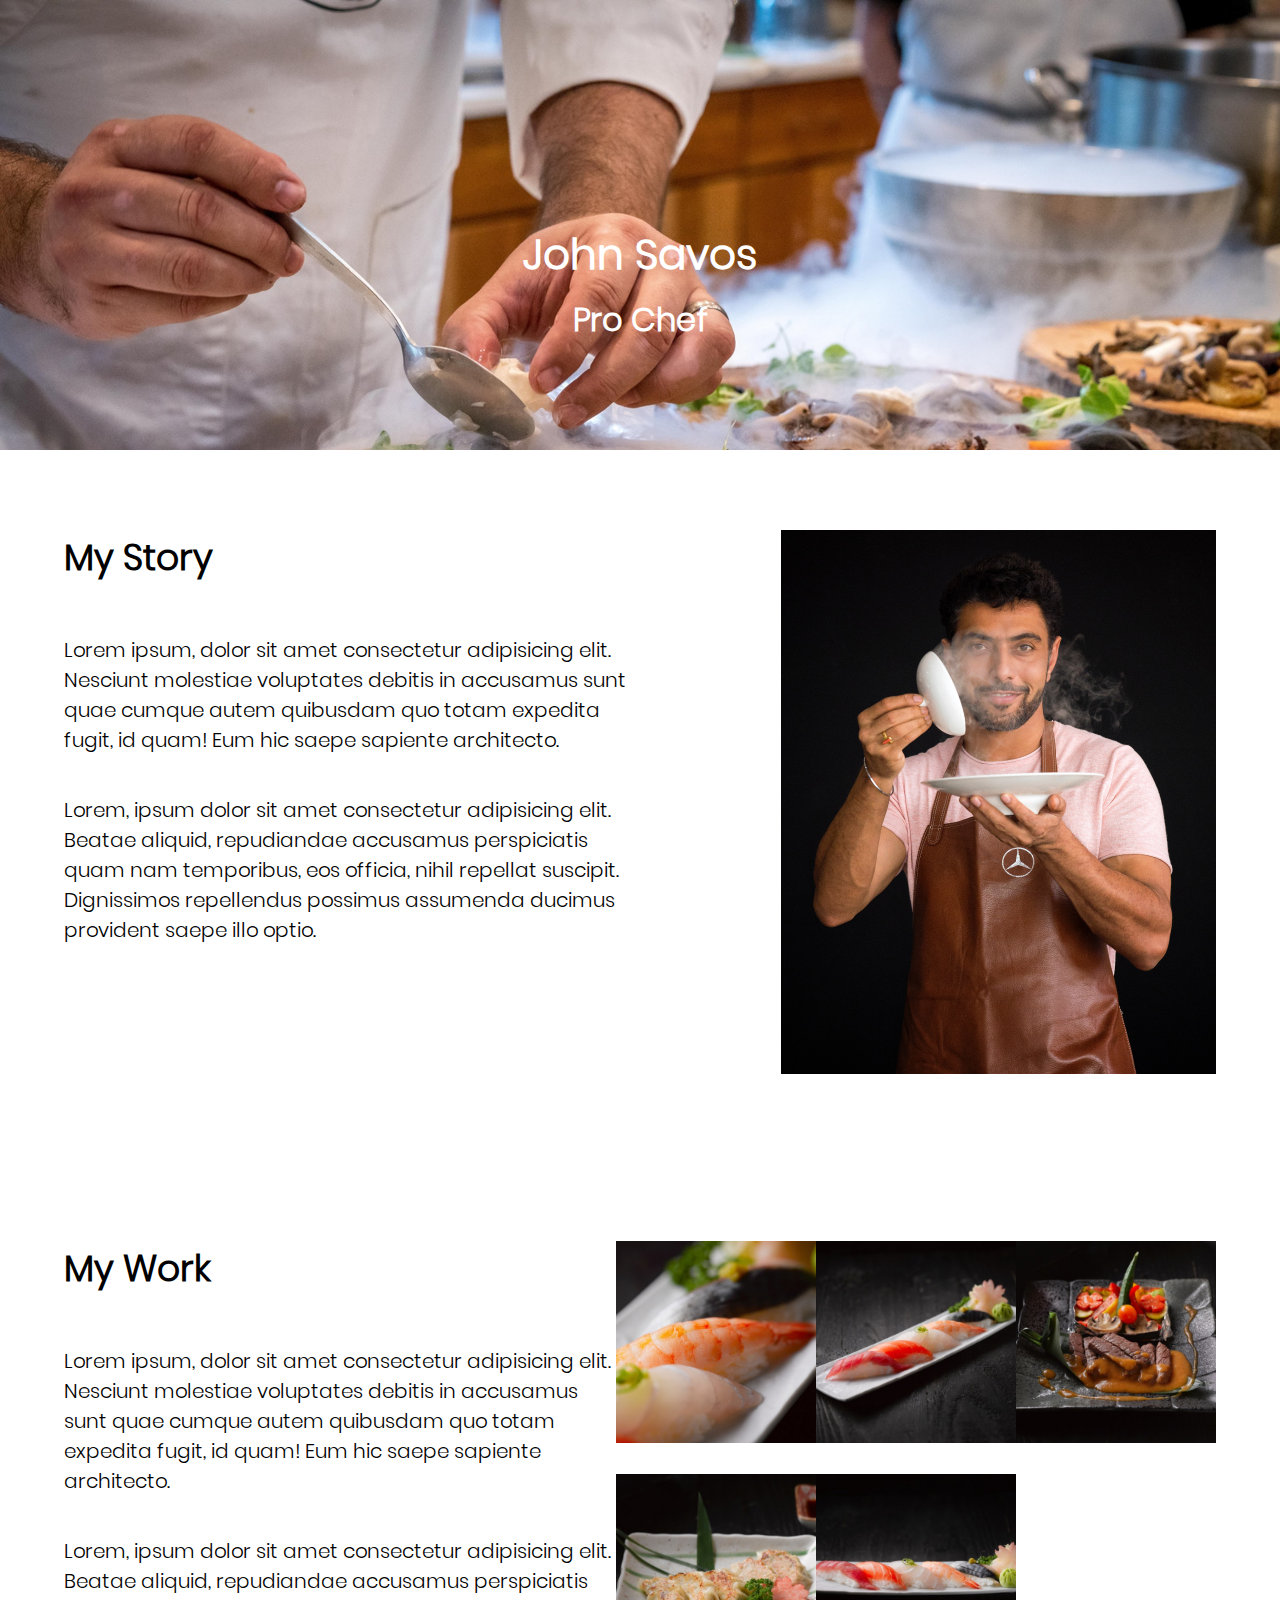
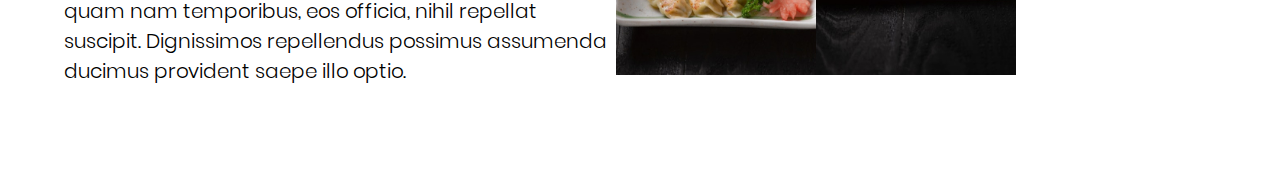
<file: PRACTICE WEB DEVELOPMENT/portfolioSite/chef.html>
<!DOCTYPE html>
<html lang="en">

<head>
    <meta charset="UTF-8">
    <meta name="viewport" content="width=device-width, initial-scale=1.0">
    <link rel="stylesheet" href="css/style.css">
    <title>John Savos</title>
</head>

<body>
    <main>
        <div class="banner">
            <img src="img/chef-bg.jpg" alt="background">
            <div class="author">
                <h1>John Savos</h1>
                <h3>Pro Chef</h3>
            </div>
        </div>
        <div class="story">
            <div class="story-description">
                <h3>My Story</h3>
                <p>Lorem ipsum, dolor sit amet consectetur adipisicing elit. Nesciunt molestiae voluptates debitis in
                    accusamus sunt quae cumque autem quibusdam quo totam expedita fugit, id quam! Eum hic saepe sapiente
                    architecto.</p>
                <p>Lorem, ipsum dolor sit amet consectetur adipisicing elit. Beatae aliquid, repudiandae accusamus
                    perspiciatis quam nam temporibus, eos officia, nihil repellat suscipit. Dignissimos repellendus
                    possimus assumenda ducimus provident saepe illo optio.</p>
            </div>
            <div class="profile">
                <img src="img/chef-profile.jpg" alt="chef">
            </div>
        </div>
        <div class="my-work">
            <div class="work-description">
                <h3>My Work</h3>
                <p>Lorem ipsum, dolor sit amet consectetur adipisicing elit. Nesciunt molestiae voluptates debitis
                    in accusamus sunt quae cumque autem quibusdam quo totam expedita fugit, id quam! Eum hic saepe
                    sapiente architecto.</p>
                <p>Lorem, ipsum dolor sit amet consectetur adipisicing elit. Beatae aliquid, repudiandae accusamus
                    perspiciatis quam nam temporibus, eos officia, nihil repellat suscipit. Dignissimos repellendus
                    possimus assumenda ducimus provident saepe illo optio.</p>
            </div>
            <div class="work-gallery">
                <img src="img/chef-gallery-1.jpg" alt="">
                <img src="img/chef-gallery-2.jpg" alt="">
                <img src="img/chef-gallery-3.jpg" alt="">
                <img src="img/chef-gallery-4.jpg" alt="">
                <img src="img/chef-gallery-5.jpg" alt="">
            </div>
        </div>
    </main>
</body>

</html>
</file>
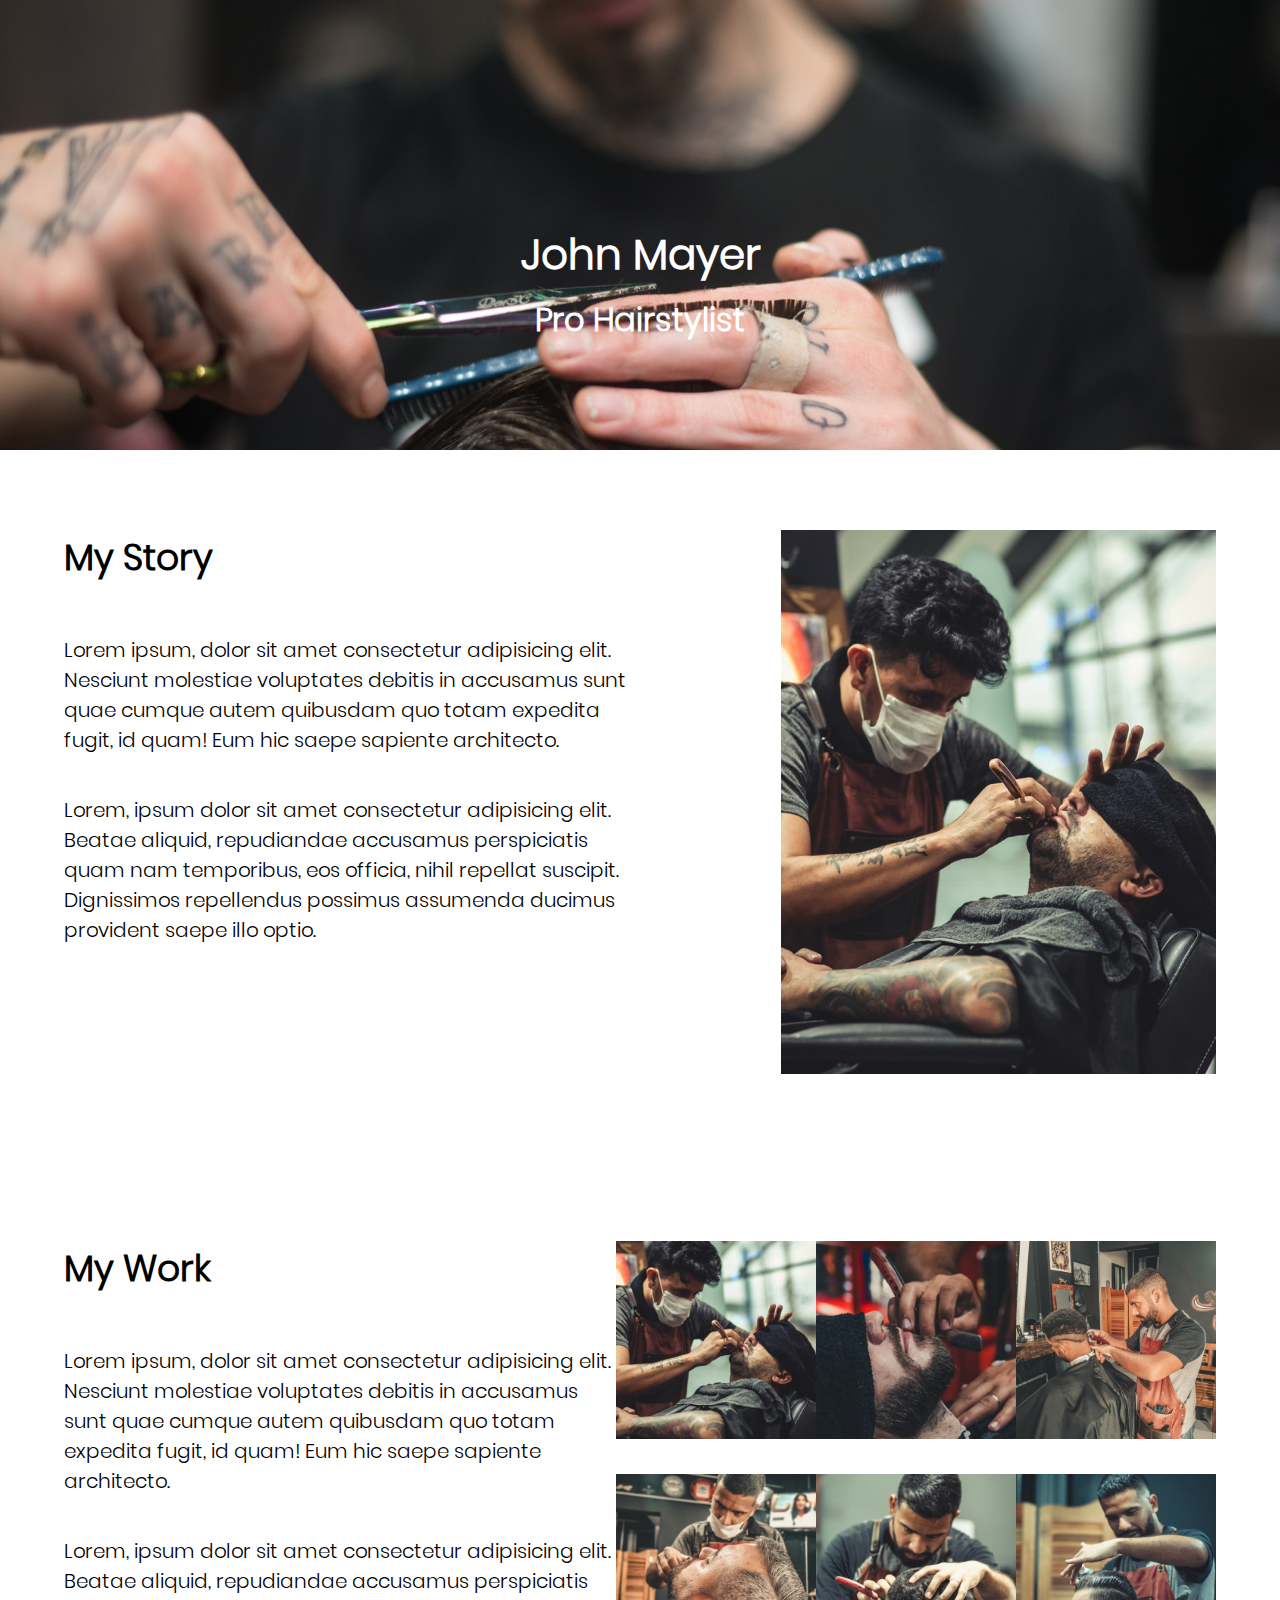
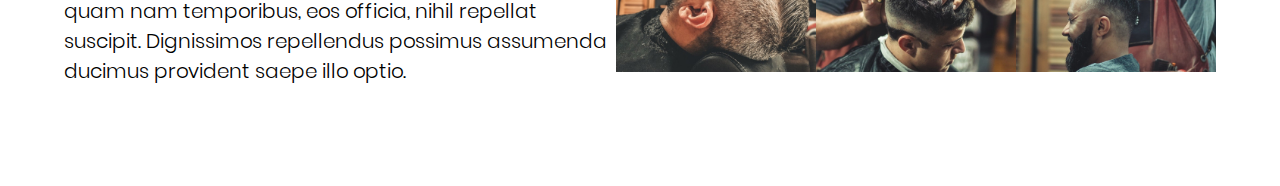
<file: PRACTICE WEB DEVELOPMENT/portfolioSite/hair.html>
<!DOCTYPE html>
<html lang="en">

<head>
    <meta charset="UTF-8">
    <meta name="viewport" content="width=device-width, initial-scale=1.0">
    <link rel="stylesheet" href="css/style.css">
    <title>John Mayer</title>
</head>

<body>
    <main>
        <div class="banner">
            <img src="img/barber-bg.jpg" alt="background">
            <div class="author">
                <h1>John Mayer</h1>
                <h3>Pro Hairstylist</h3>
            </div>
        </div>
        <div class="story">
            <div class="story-description">
                <h3>My Story</h3>
                <p>Lorem ipsum, dolor sit amet consectetur adipisicing elit. Nesciunt molestiae voluptates debitis in
                    accusamus sunt quae cumque autem quibusdam quo totam expedita fugit, id quam! Eum hic saepe sapiente
                    architecto.</p>
                <p>Lorem, ipsum dolor sit amet consectetur adipisicing elit. Beatae aliquid, repudiandae accusamus
                    perspiciatis quam nam temporibus, eos officia, nihil repellat suscipit. Dignissimos repellendus
                    possimus assumenda ducimus provident saepe illo optio.</p>
            </div>
            <div class="profile">
                <img src="img/barber-profile.jpg" alt="barber">
            </div>
        </div>
        <div class="my-work">
            <div class="work-description">
                <h3>My Work</h3>
                <p>Lorem ipsum, dolor sit amet consectetur adipisicing elit. Nesciunt molestiae voluptates debitis
                    in accusamus sunt quae cumque autem quibusdam quo totam expedita fugit, id quam! Eum hic saepe
                    sapiente architecto.</p>
                <p>Lorem, ipsum dolor sit amet consectetur adipisicing elit. Beatae aliquid, repudiandae accusamus
                    perspiciatis quam nam temporibus, eos officia, nihil repellat suscipit. Dignissimos repellendus
                    possimus assumenda ducimus provident saepe illo optio.</p>
            </div>
            <div class="work-gallery">
                <img src="img/barber-gallery-1.jpg" alt="">
                <img src="img/barber-gallery-2.jpg" alt="">
                <img src="img/barber-gallery-3.jpg" alt="">
                <img src="img/barber-gallery-4.jpg" alt="">
                <img src="img/barber-gallery-5.jpg" alt="">
                <img src="img/barber-gallery-6.jpg" alt="">
            </div>
        </div>
    </main>
</body>

</html>
</file>
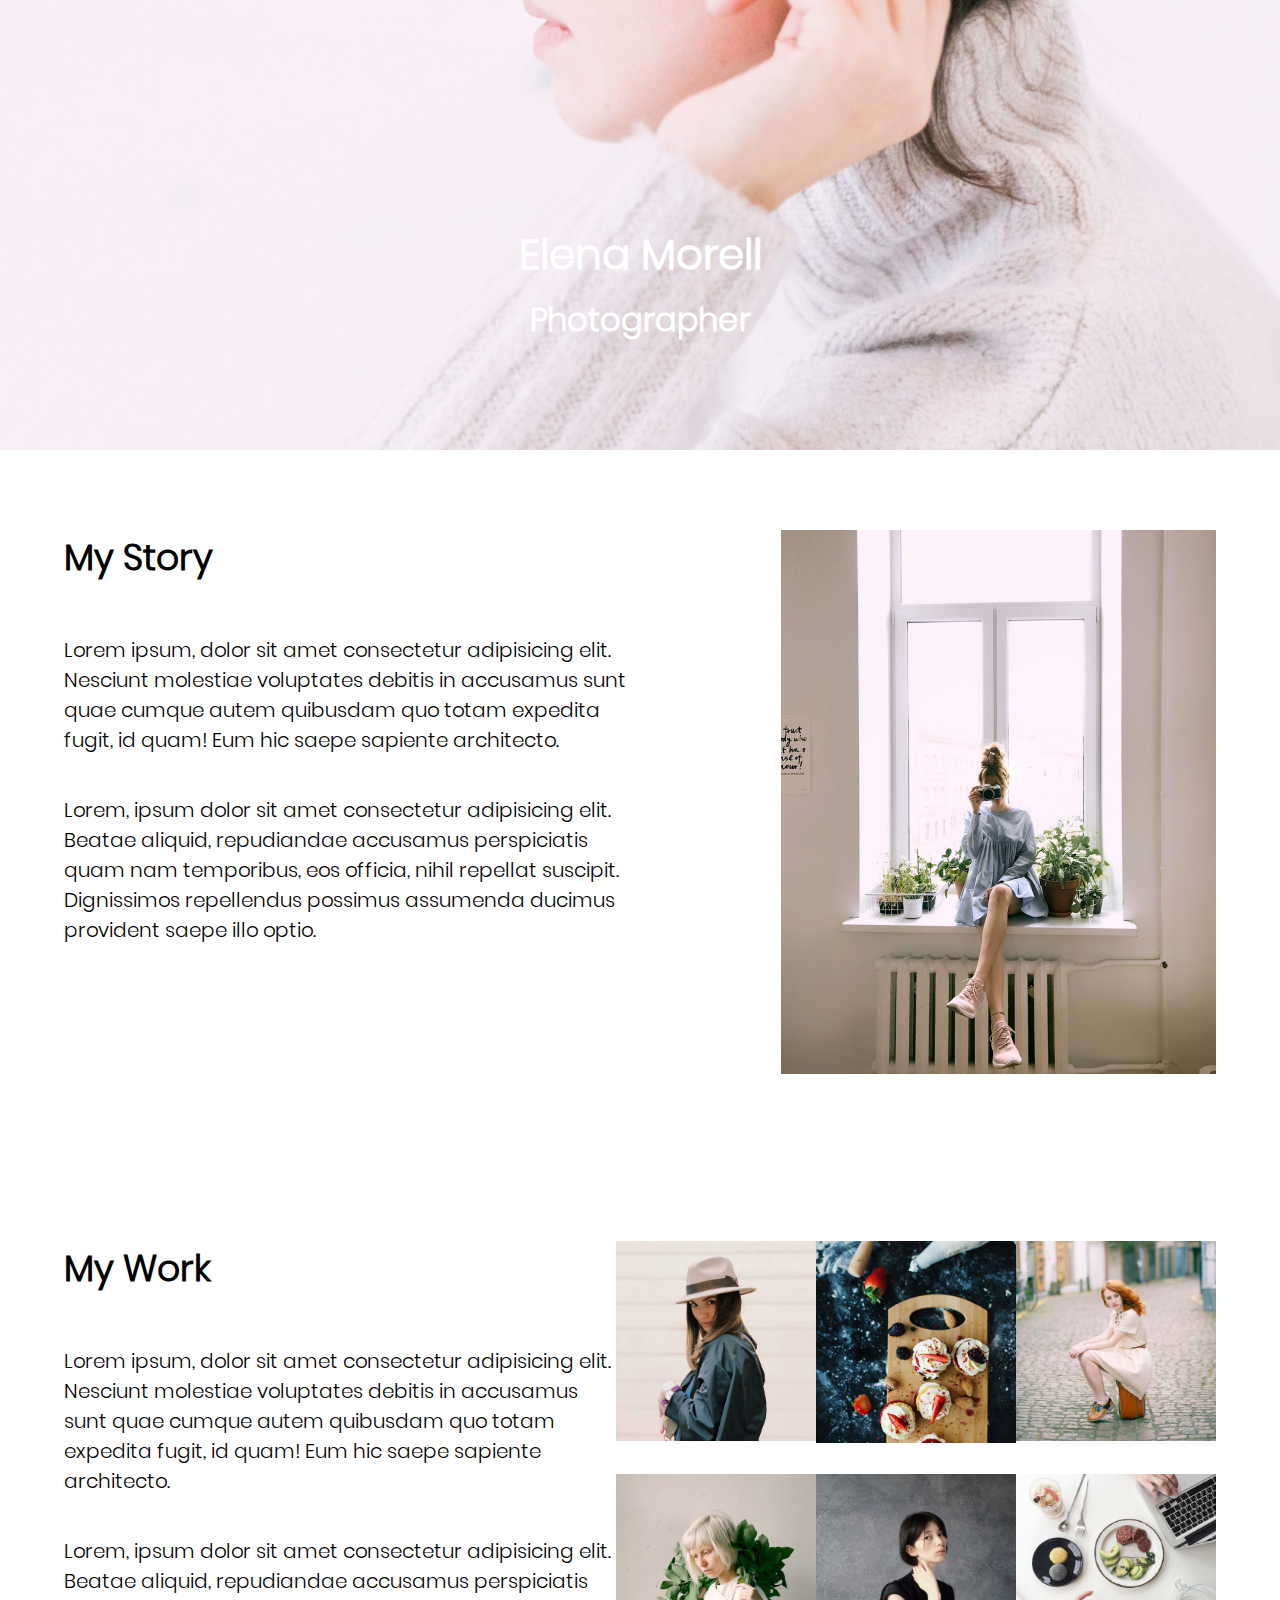
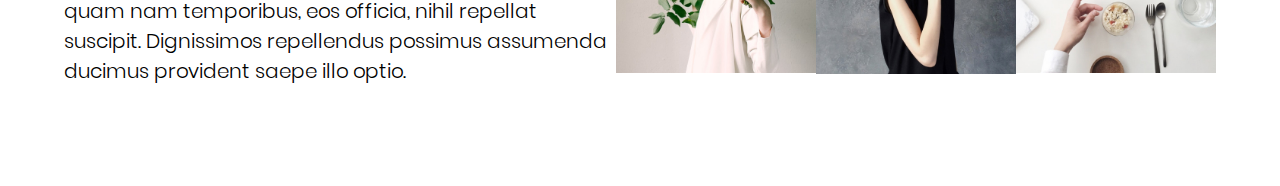
<file: PRACTICE WEB DEVELOPMENT/portfolioSite/photo.html>
<!DOCTYPE html>
<html lang="en">

<head>
    <meta charset="UTF-8">
    <meta name="viewport" content="width=device-width, initial-scale=1.0">
    <link rel="stylesheet" href="css/style.css">
    <title>Elena Morell</title>
</head>

<body>
    <main>
        <div class="banner">
            <img src="img/photo-bg.jpg" alt="background">
            <div class="author">
                <h1>Elena Morell</h1>
                <h3>Photographer</h3>
            </div>
        </div>
        <div class="story">
            <div class="story-description">
                <h3>My Story</h3>
                <p>Lorem ipsum, dolor sit amet consectetur adipisicing elit. Nesciunt molestiae voluptates debitis in
                    accusamus sunt quae cumque autem quibusdam quo totam expedita fugit, id quam! Eum hic saepe sapiente
                    architecto.</p>
                <p>Lorem, ipsum dolor sit amet consectetur adipisicing elit. Beatae aliquid, repudiandae accusamus
                    perspiciatis quam nam temporibus, eos officia, nihil repellat suscipit. Dignissimos repellendus
                    possimus assumenda ducimus provident saepe illo optio.</p>
            </div>
            <div class="profile">
                <img src="img/photo-profile.jpg" alt="photo">
            </div>
        </div>
        <div class="my-work">
            <div class="work-description">
                <h3>My Work</h3>
                <p>Lorem ipsum, dolor sit amet consectetur adipisicing elit. Nesciunt molestiae voluptates debitis
                    in accusamus sunt quae cumque autem quibusdam quo totam expedita fugit, id quam! Eum hic saepe
                    sapiente architecto.</p>
                <p>Lorem, ipsum dolor sit amet consectetur adipisicing elit. Beatae aliquid, repudiandae accusamus
                    perspiciatis quam nam temporibus, eos officia, nihil repellat suscipit. Dignissimos repellendus
                    possimus assumenda ducimus provident saepe illo optio.</p>
            </div>
            <div class="work-gallery">
                <img src="img/photo-gallery-1.jpg" alt="">
                <img src="img/photo-gallery-2.jpg" alt="">
                <img src="img/photo-gallery-3.jpg" alt="">
                <img src="img/photo-gallery-4.jpg" alt="">
                <img src="img/photo-gallery-5.jpg" alt="">
                <img src="img/photo-gallery-6.jpg" alt="">
            </div>
    </main>
</body>

</html>
</file>
<file: PRACTICE WEB DEVELOPMENT/portfolioSite/css/style.css>
*,
*::before,
*::after {
  margin: 0;
  padding: 0;
  box-sizing: border-box;
}

@font-face {
  font-family: PopLight;
  src: url("../fonts/Poppins-Light.ttf");
}

@font-face {
  font-family: PopRegular;
  src: url("../fonts/Poppins-Regular.ttf");
}

body {
  font-family: PopLight;
}

.portfolio {
  color: #fff;
  background: radial-gradient(rgba(43, 55, 96, 1), rgba(11, 16, 35, 1));
}

nav {
  min-height: 10vh;
  width: 90%;
  margin: auto;
  display: flex;
  justify-content: space-between;
  align-items: center;
  padding: 20px 0px;
}

.logo {
  font-size: 20px;
}

.page {
  min-height: 90vh;
  display: grid;
  grid-template-columns: 5% 1fr 1fr 1fr 5%;
}
.chef,
.hairstyle {
  position: absolute;
  bottom: 0%;
  left: 0%;
  width: 100%;
  opacity: 0;
  pointer-events: none;
}

.hero {
  overflow: hidden;
  height: 500px;
  align-self: center;
  justify-self: center;
  display: flex;
}

.hero img {
  height: 500px;
  transition: transform 0.3s ease-out;
  cursor: pointer;
}
.hero a {
  display: flex;
}

.model-right {
  transform: translate(0%, 10%);
}

.model-left {
  transform: translate(0%, -10%);
}

.hero:hover .model-right {
  transform: translate(0%, 0%);
}

.hero:hover .model-left {
  transform: translate(0%, 0%);
}

.details {
  grid-column: 2/3;
  align-self: end;
}

.details h1 {
  font-size: 64px;
  font-family: PopRegular;
}

.details h2 {
  font-size: 42px;
  padding: 20px 0;
}

.details p {
  font-size: 24px;
  padding: 20px 0px 50px 0px;
}

.pages {
  position: absolute;
  right: 5%;
  top: 50%;
  transform: translateY(-50%);
}

.pages > div {
  display: flex;
  align-items: center;
  justify-content: center;
}

.pages h3 {
  font-size: 24px;
  padding: 30px;
}

.pages svg {
  cursor: pointer;
  opacity: 0.5;
  transform: scale(2);
}

.pages svg:hover {
  animation: dot 0.5s ease-in-out infinite alternate;
}

.pages svg.active {
  opacity: 1;
}

@keyframes dot {
  0% {
    transform: scale(2);
  }
  100% {
    transform: scale(4);
  }
}

.banner {
  height: 50vh;
  width: 100%;
  position: relative;
}

.banner img {
  height: 100%;
  width: 100%;
  object-fit: cover;
  object-position: top;
}

.author {
  position: absolute;
  top: 70%;
  left: 50%;
  transform: translate(-50%, -70%);
  color: #fff;
  text-shadow: 2px 2px 2px rgba(0, 0, 0 0.5);
  text-align: center;
}

.author h1 {
  font-size: 42px;
}

.author h3 {
  padding: 10px 0px;
  font-size: 32px;
}

.story,
.my-work {
  display: flex;
  justify-content: space-between;
  width: 90%;
  margin: auto;
  padding: 80px 0px;
}

.story-description,
.work-description {
  width: 50%;
}
.story-description h3,
.work-description h3 {
  font-size: 36px;
  padding-bottom: 30px;
}

.story-description p,
.work-description p {
  padding: 20px 0px;
  font-size: 20px;
}

.work-gallery {
  display: grid;
  grid-template-columns: repeat(3, 200px);
}
.work-gallery img {
  width: 100%;
}

@media (max-width: 1024px) {
  .page {
    grid-template-columns: 5% 1fr 5%;
    grid-template-rows: 2fr 1fr;
    align-items: center;
  }
  .hero {
    grid-column: 2/3;
    height: auto;
  }
  .hero img {
    height: 500px;
  }
  .details {
    grid-row: 2/3;
    grid-column: 2/3;
    text-align: center;
  }
  .details h1 {
    font-size: 48px;
  }
  .details h2 {
    font-size: 38px;
  }
  .story,
  .my-work {
    flex-direction: column;
  }
  .story-description,
  .my-work {
    width: 100%;
  }
  .my-work {
    padding-left: 1rem;
  }
  .work-gallery {
    display: grid;
    grid-template-columns: repeat(auto-fit, minmax(250, 1fr));
  }
  .profile {
    padding-top: 30px;
    text-align: center;
  }
}

@media (max-width: 768px) {
  .hero img {
    height: 400px;
  }
  .details h1 {
    font-size: 38px;
  }
  .details h2 {
    font-size: 28px;
  }
}

.nav-open {
  position: absolute;
  top: 0px;
  left: 0px;
  width: 100%;
  height: 50vh;
  background: #fff;
  z-index: 1;
  color: #000;
  display: grid;
  grid-template-columns: 5% 1fr 1fr 5%;
  justify-items: center;
  align-items: center;
  text-align: center;
  transform: translateY(-100%);
}

.contact {
  grid-column: 2/3;
}
.nav-open h3 {
  font-size: 28px;
  padding-bottom: 40px;
}

.nav-open p {
  font-size: 18px;
}

.social-links img {
  padding: 0px 20px;
}

.logo,
.menu {
  z-index: 2;
}
.menu {
  cursor: pointer;
}
</file>
